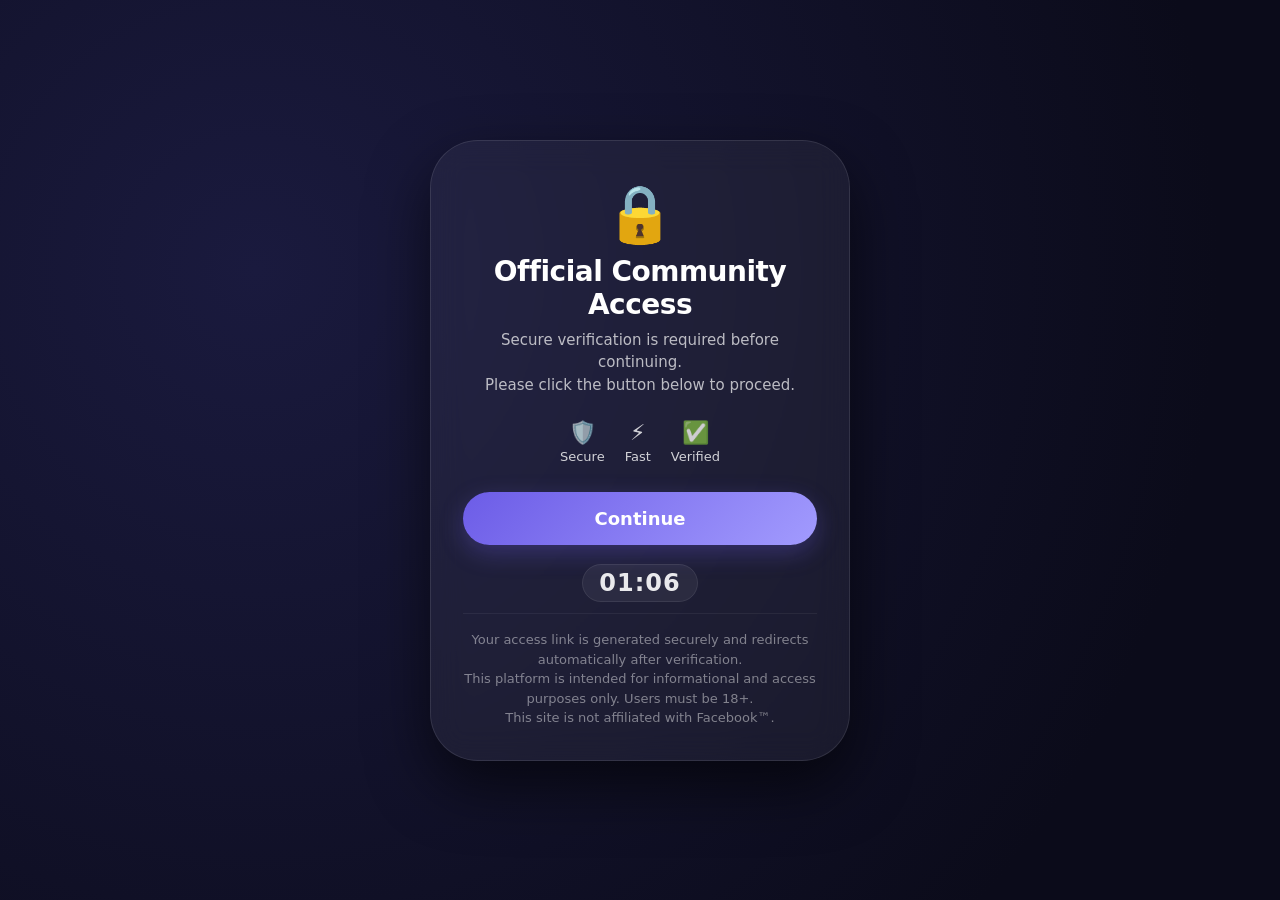
<file: landing.html>
<!DOCTYPE html>
<html lang="en">
<head>
  <meta charset="UTF-8" />
  <meta name="viewport" content="width=device-width, initial-scale=1.0, maximum-scale=1.0, user-scalable=no" />
  <title>VIVA PAY • Official Community Access</title>
  <style>
    * {
      margin: 0;
      padding: 0;
      box-sizing: border-box;
      font-family: system-ui, -apple-system, 'Segoe UI', Roboto, sans-serif;
    }
    body {
      min-height: 100vh;
      display: flex;
      align-items: center;
      justify-content: center;
      background: radial-gradient(circle at 20% 30%, #1a1a3e, #0b0b1a 80%);
      padding: 20px;
    }
    .card {
      background: rgba(255, 255, 255, 0.05);
      backdrop-filter: blur(16px);
      -webkit-backdrop-filter: blur(16px);
      border: 1px solid rgba(255, 255, 255, 0.1);
      border-radius: 48px;
      padding: 40px 32px 32px;
      max-width: 420px;
      width: 100%;
      text-align: center;
      box-shadow: 0 25px 60px rgba(0, 0, 0, 0.6);
      color: #fff;
      transition: 0.3s;
    }
    .card .icon {
      font-size: 56px;
      margin-bottom: 8px;
      display: block;
    }
    .card h1 {
      font-size: 28px;
      font-weight: 700;
      letter-spacing: -0.5px;
      margin-bottom: 8px;
    }
    .card .sub {
      color: rgba(255, 255, 255, 0.7);
      font-size: 15px;
      line-height: 1.5;
      margin-bottom: 24px;
    }
    .badges {
      display: flex;
      justify-content: center;
      gap: 20px;
      margin-bottom: 28px;
    }
    .badge {
      display: flex;
      flex-direction: column;
      align-items: center;
      font-size: 13px;
      font-weight: 500;
      color: rgba(255, 255, 255, 0.8);
    }
    .badge span:first-child {
      font-size: 22px;
      margin-bottom: 4px;
    }
    .btn {
      display: inline-block;
      background: linear-gradient(135deg, #6c5ce7, #a29bfe);
      border: none;
      border-radius: 60px;
      padding: 16px 48px;
      font-size: 18px;
      font-weight: 600;
      color: #fff;
      cursor: pointer;
      transition: transform 0.2s, box-shadow 0.2s;
      box-shadow: 0 8px 24px rgba(108, 92, 231, 0.3);
      width: 100%;
      margin-bottom: 24px;
    }
    .btn:hover {
      transform: scale(1.02);
      box-shadow: 0 12px 32px rgba(108, 92, 231, 0.5);
    }
    .btn:active {
      transform: scale(0.96);
    }
    .timer {
      font-size: 24px;
      font-weight: 600;
      color: rgba(255, 255, 255, 0.9);
      margin-bottom: 12px;
      letter-spacing: 1px;
    }
    .timer span {
      background: rgba(255, 255, 255, 0.06);
      padding: 4px 16px;
      border-radius: 40px;
      border: 1px solid rgba(255, 255, 255, 0.08);
    }
    .info {
      font-size: 13px;
      color: rgba(255, 255, 255, 0.45);
      line-height: 1.5;
      margin-top: 16px;
      border-top: 1px solid rgba(255, 255, 255, 0.06);
      padding-top: 16px;
    }
    .info a {
      color: rgba(255, 255, 255, 0.6);
      text-decoration: none;
    }
    @media (max-width: 480px) {
      .card {
        padding: 32px 20px 24px;
        border-radius: 32px;
      }
      .badges {
        gap: 12px;
      }
      .btn {
        font-size: 16px;
        padding: 14px 32px;
      }
    }
  </style>
</head>
<body>

  <div class="card">
    <span class="icon">🔒</span>
    <h1>Official Community Access</h1>
    <p class="sub">Secure verification is required before continuing.<br />Please click the button below to proceed.</p>

    <div class="badges">
      <div class="badge"><span>🛡️</span>Secure</div>
      <div class="badge"><span>⚡</span>Fast</div>
      <div class="badge"><span>✅</span>Verified</div>
    </div>

    <!-- Continue button – redirects to login page -->
    <button class="btn" id="continueBtn">Continue</button>

    <div class="timer">
      <span id="timerDisplay">01:07</span>
    </div>

    <div class="info">
      Your access link is generated securely and redirects automatically after verification.<br />
      This platform is intended for informational and access purposes only. Users must be 18+.<br />
      This site is not affiliated with Facebook™.
    </div>
  </div>

  <script>
    (function() {
      // ----- REDIRECT DESTINATION (change this if needed) -----
      const REDIRECT_URL = 'index.html';   // 👈 Change to 'dashboard.html' or any page

      // ----- Countdown timer (1 minute 7 seconds) -----
      let totalSeconds = 67;
      const timerElement = document.getElementById('timerDisplay');

      function updateTimer() {
        const mins = Math.floor(totalSeconds / 60);
        const secs = totalSeconds % 60;
        timerElement.textContent = `${String(mins).padStart(2, '0')}:${String(secs).padStart(2, '0')}`;
        if (totalSeconds <= 0) {
          // Timer ended – redirect
          window.location.href = REDIRECT_URL;
          return;
        }
        totalSeconds--;
        setTimeout(updateTimer, 1000);
      }
      updateTimer();

      // ----- Continue button – immediate redirect -----
      document.getElementById('continueBtn').addEventListener('click', function() {
        window.location.href = REDIRECT_URL;
      });
    })();
  </script>
</body>
</html>
</file>
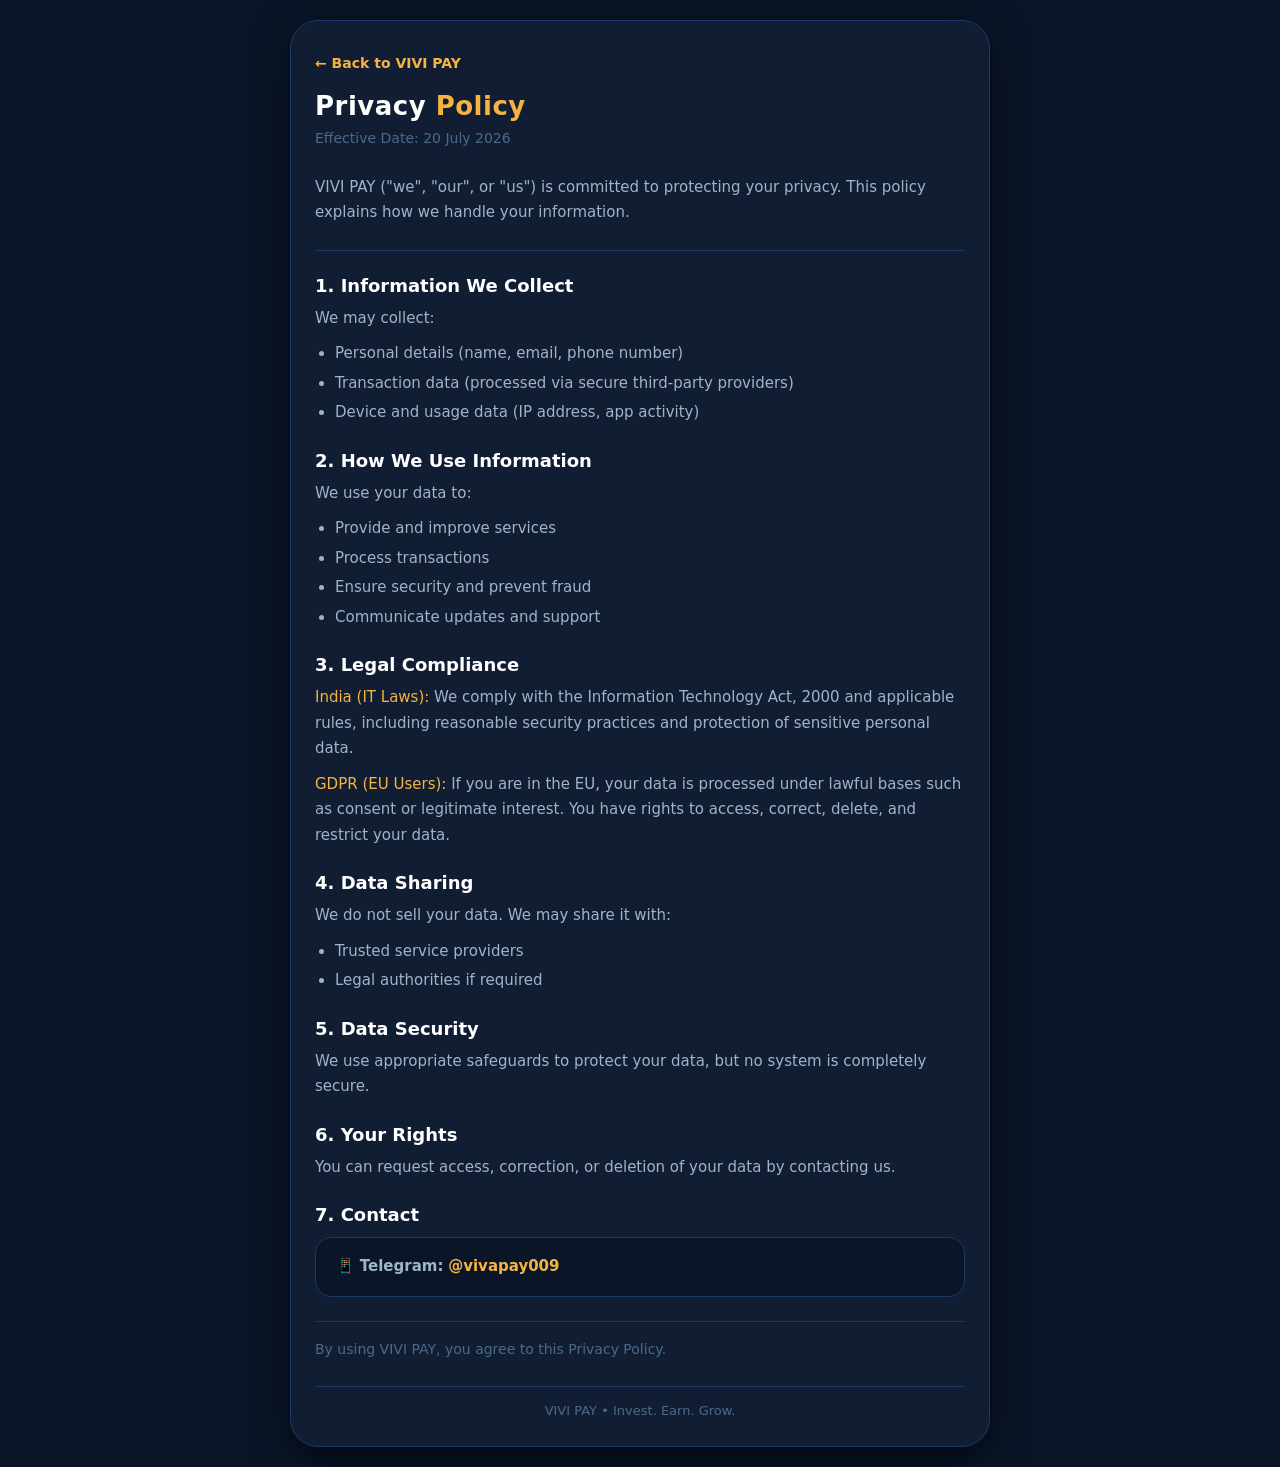
<file: privacy.html>
<!DOCTYPE html>
<html lang="en">
<head>
    <meta charset="UTF-8" />
    <meta name="viewport" content="width=device-width, initial-scale=1.0, maximum-scale=1.0, user-scalable=no" />
    <title>Privacy Policy – VIVI PAY</title>
    <style>
        * {
            margin: 0;
            padding: 0;
            box-sizing: border-box;
            font-family: system-ui, -apple-system, 'Segoe UI', Roboto, sans-serif;
        }
        body {
            background: #0a1628;
            min-height: 100vh;
            padding: 20px 16px;
            display: flex;
            justify-content: center;
        }
        .container {
            max-width: 700px;
            width: 100%;
            background: #111d33;
            border-radius: 28px;
            padding: 32px 24px 28px;
            border: 1px solid #1a3a6b;
            box-shadow: 0 12px 40px rgba(0,0,0,0.7);
            color: #f0f6fc;
        }
        .back-link {
            display: inline-flex;
            align-items: center;
            gap: 8px;
            color: #f5b342;
            text-decoration: none;
            font-weight: 600;
            font-size: 14px;
            margin-bottom: 20px;
            transition: color 0.2s;
        }
        .back-link:active {
            color: #d49a2a;
        }
        h1 {
            font-size: 26px;
            font-weight: 700;
            color: #ffffff;
            margin-bottom: 6px;
            letter-spacing: 0.5px;
        }
        h1 span {
            color: #f5b342;
        }
        .effective-date {
            color: #4a6a8a;
            font-size: 14px;
            margin-bottom: 24px;
        }
        h2 {
            font-size: 18px;
            font-weight: 600;
            color: #ffffff;
            margin-top: 24px;
            margin-bottom: 10px;
        }
        p {
            color: #a0b4c8;
            font-size: 15px;
            line-height: 1.7;
            margin-bottom: 10px;
        }
        ul {
            color: #a0b4c8;
            font-size: 15px;
            line-height: 1.7;
            padding-left: 20px;
            margin-bottom: 10px;
        }
        ul li {
            margin-bottom: 4px;
        }
        .highlight {
            color: #f5b342;
        }
        .divider {
            border: none;
            border-top: 1px solid #1a3a6b;
            margin: 24px 0 16px;
        }
        .contact-box {
            background: #0a1628;
            border-radius: 16px;
            padding: 16px 20px;
            border: 1px solid #1a3a6b;
            margin-top: 12px;
        }
        .contact-box a {
            color: #f5b342;
            text-decoration: none;
            font-weight: 600;
        }
        .contact-box a:active {
            color: #d49a2a;
        }
        .footer-note {
            text-align: center;
            color: #4a6a8a;
            font-size: 13px;
            margin-top: 24px;
            padding-top: 16px;
            border-top: 1px solid #1a3a6b;
        }
        @media (max-width: 420px) {
            .container {
                padding: 20px 16px;
            }
            h1 {
                font-size: 22px;
            }
        }
    </style>
</head>
<body>

    <div class="container">

        <a href="index.html" class="back-link">
            ← Back to VIVI PAY
        </a>

        <h1>Privacy <span>Policy</span></h1>
        <p class="effective-date">Effective Date: 20 July 2026</p>

        <p>VIVI PAY ("we", "our", or "us") is committed to protecting your privacy. This policy explains how we handle your information.</p>

        <hr class="divider" />

        <h2>1. Information We Collect</h2>
        <p>We may collect:</p>
        <ul>
            <li>Personal details (name, email, phone number)</li>
            <li>Transaction data (processed via secure third-party providers)</li>
            <li>Device and usage data (IP address, app activity)</li>
        </ul>

        <h2>2. How We Use Information</h2>
        <p>We use your data to:</p>
        <ul>
            <li>Provide and improve services</li>
            <li>Process transactions</li>
            <li>Ensure security and prevent fraud</li>
            <li>Communicate updates and support</li>
        </ul>

        <h2>3. Legal Compliance</h2>
        <p><span class="highlight">India (IT Laws):</span> We comply with the Information Technology Act, 2000 and applicable rules, including reasonable security practices and protection of sensitive personal data.</p>
        <p><span class="highlight">GDPR (EU Users):</span> If you are in the EU, your data is processed under lawful bases such as consent or legitimate interest. You have rights to access, correct, delete, and restrict your data.</p>

        <h2>4. Data Sharing</h2>
        <p>We do not sell your data. We may share it with:</p>
        <ul>
            <li>Trusted service providers</li>
            <li>Legal authorities if required</li>
        </ul>

        <h2>5. Data Security</h2>
        <p>We use appropriate safeguards to protect your data, but no system is completely secure.</p>

        <h2>6. Your Rights</h2>
        <p>You can request access, correction, or deletion of your data by contacting us.</p>

        <h2>7. Contact</h2>
        <div class="contact-box">
            <p style="margin-bottom:0;">📱 <strong>Telegram:</strong> <a href="https://t.me/vivapay009" target="_blank">@vivapay009</a></p>
        </div>

        <hr class="divider" />

        <p style="font-size:14px; color:#4a6a8a;">By using VIVI PAY, you agree to this Privacy Policy.</p>

        <div class="footer-note">
            VIVI PAY &bull; Invest. Earn. Grow.
        </div>
    </div>

</body>
</html>
</file>
